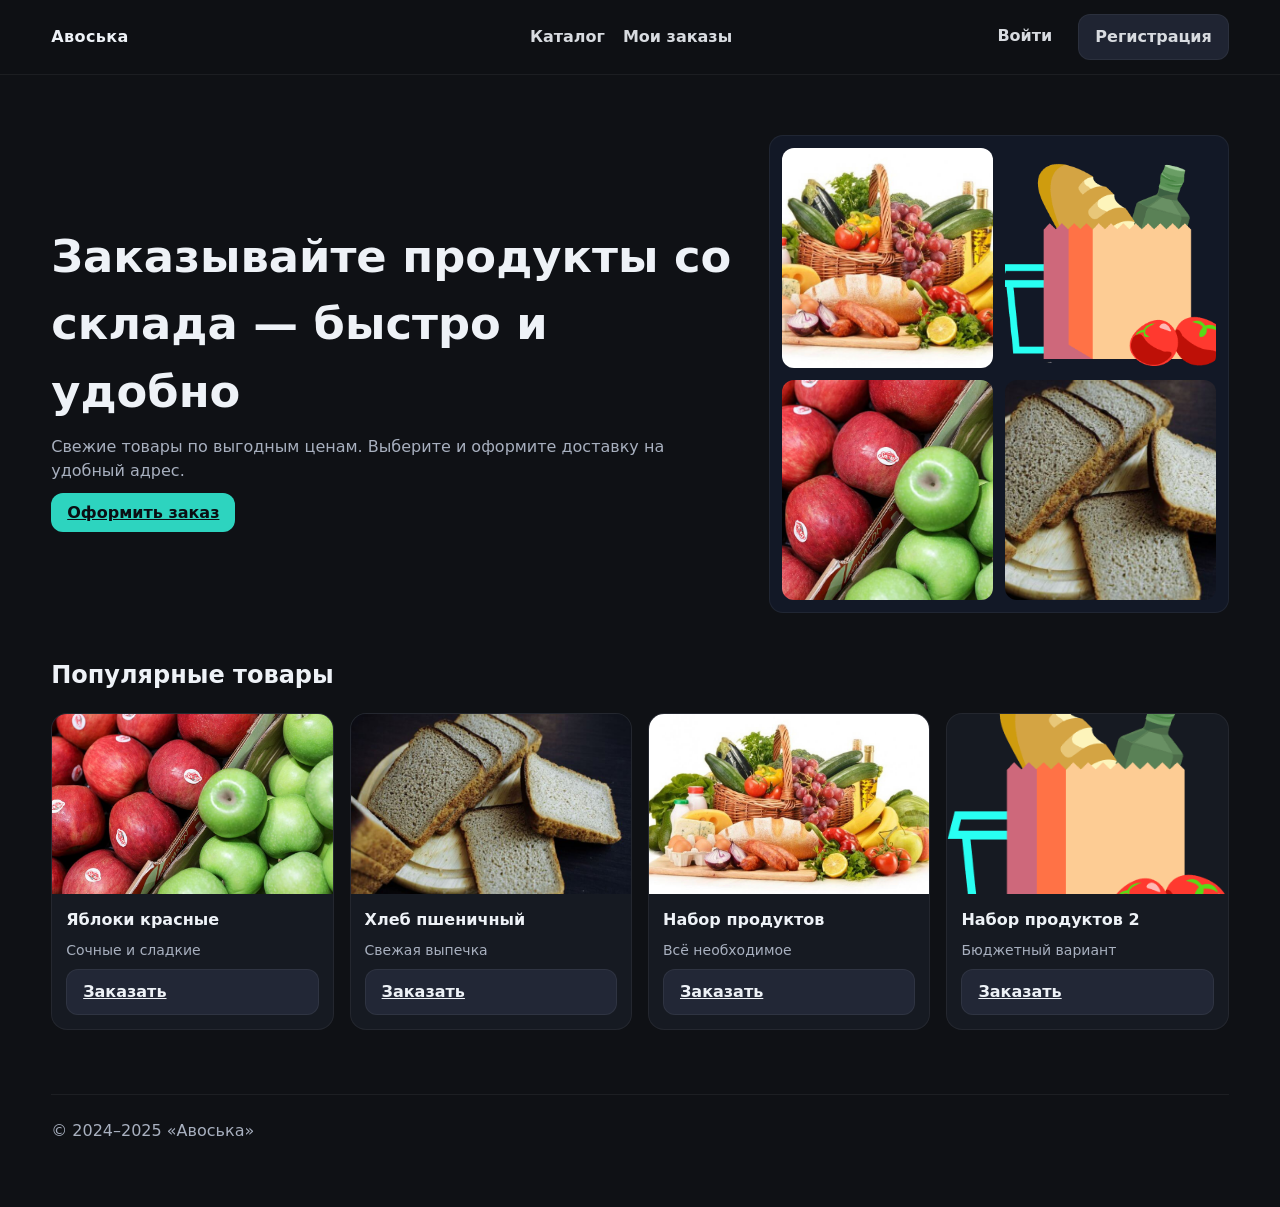
<file: Project1/index.html>
<!doctype html>
<html lang="ru">
  <head>
    <meta charset="utf-8" />
    <meta name="viewport" content="width=device-width, initial-scale=1" />
    <title>Авоська — Каталог</title>
    <link rel="stylesheet" href="./styles.css" />
  </head>
  <body>
    <header class="site-header">
      <div class="container nav">
        <div class="brand">
          <div>Авоська</div>
        </div>
        <ul>
          <li><a href="./index.html">Каталог</a></li>
          <li><a href="./orders.html">Мои заказы</a></li>
          <li><a href="./admin.html" data-auth-admin style="display:none">Админ</a></li>
        </ul>
        <div class="nav-actions">
          <a class="btn ghost" href="./login.html">Войти</a>
          <a class="btn secondary" href="./register.html">Регистрация</a>
        </div>
      </div>
    </header>

    <main class="container">
      <section class="hero">
        <div class="hero-copy">
          <h1>Заказывайте продукты со склада — быстро и удобно</h1>
          <p>Свежие товары по выгодным ценам. Выберите и оформите доставку на удобный адрес.</p>
          <div>
            <a class="btn" href="./order.html">Оформить заказ</a>
          </div>
        </div>
        <div class="hero-media">
          <div class="mosaic">
            <div class="card-img"><img src="./img/products.jpg" alt="Каталог товаров"/></div>
            <div class="card-img"><img src="./img/products2.png" alt="Популярные"/></div>
            <div class="card-img"><img src="./img/apple.jpg" alt="Яблоки"/></div>
            <div class="card-img"><img src="./img/bread.jpg" alt="Хлеб"/></div>
          </div>
        </div>
      </section>

      <section class="section">
        <h2>Популярные товары</h2>
        <div class="grid-products">
          <article class="product-card fade-in">
            <div class="media"><img src="./img/apple.jpg" alt="Яблоки"/></div>
            <div class="body">
              <div class="title">Яблоки красные</div>
              <div class="meta">Сочные и сладкие</div>
              <a class="btn secondary" href="./order.html">Заказать</a>
            </div>
          </article>
          <article class="product-card fade-in" style="animation-delay:.06s">
            <div class="media"><img src="./img/bread.jpg" alt="Хлеб"/></div>
            <div class="body">
              <div class="title">Хлеб пшеничный</div>
              <div class="meta">Свежая выпечка</div>
              <a class="btn secondary" href="./order.html">Заказать</a>
            </div>
          </article>
          <article class="product-card fade-in" style="animation-delay:.12s">
            <div class="media"><img src="./img/products.jpg" alt="Набор продуктов"/></div>
            <div class="body">
              <div class="title">Набор продуктов</div>
              <div class="meta">Всё необходимое</div>
              <a class="btn secondary" href="./order.html">Заказать</a>
            </div>
          </article>
          <article class="product-card fade-in" style="animation-delay:.18s">
            <div class="media"><img src="./img/products2.png" alt="Набор продуктов 2"/></div>
            <div class="body">
              <div class="title">Набор продуктов 2</div>
              <div class="meta">Бюджетный вариант</div>
              <a class="btn secondary" href="./order.html">Заказать</a>
            </div>
          </article>
        </div>
      </section>
    </main>

    <footer class="container">
      © 2024–2025 «Авоська»
    </footer>

    <script src="./script.js"></script>
  </body>
  </html>
</file>
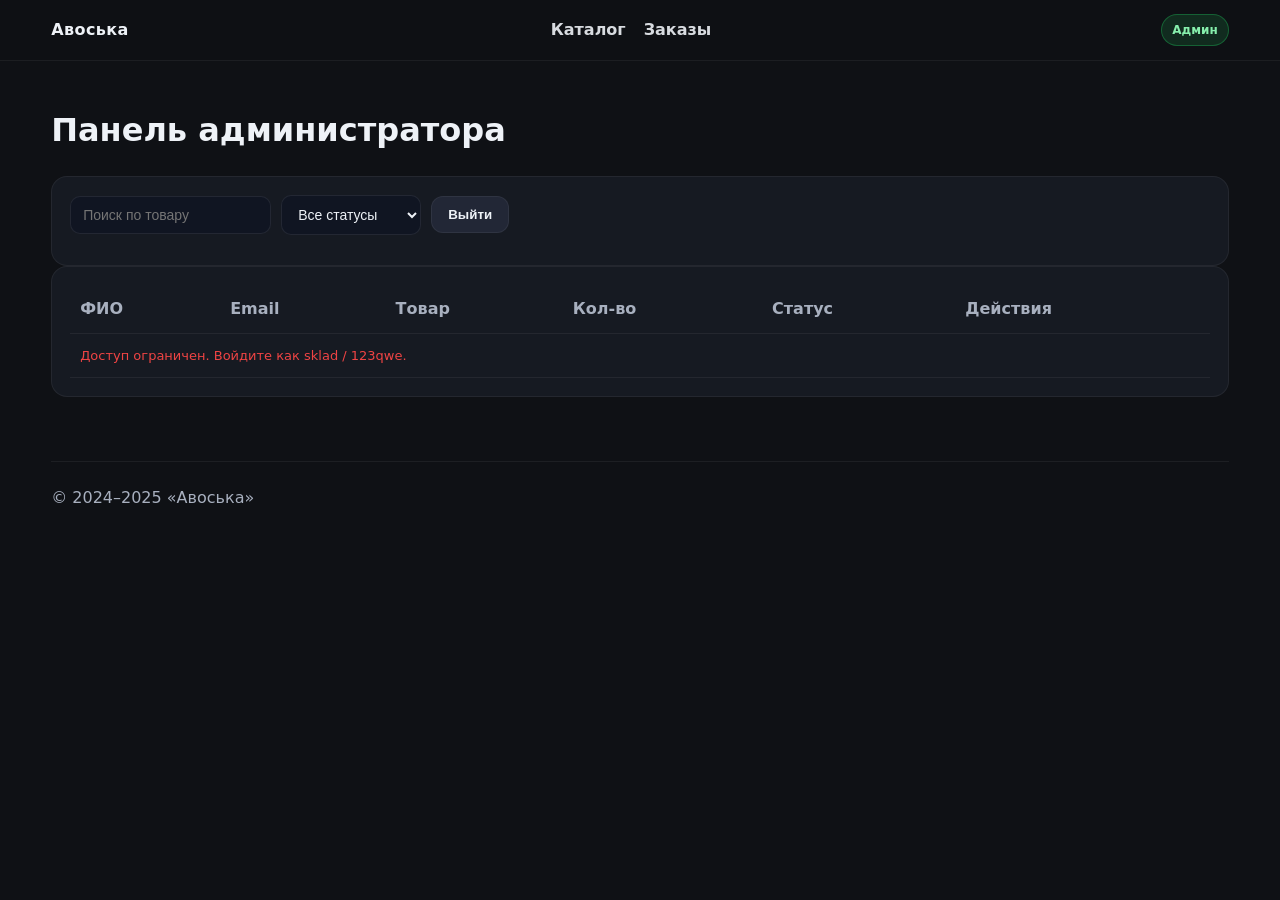
<file: Project1/admin.html>
<!doctype html>
<html lang="ru">
  <head>
    <meta charset="utf-8" />
    <meta name="viewport" content="width=device-width, initial-scale=1" />
    <title>Администратор — Авоська</title>
    <link rel="stylesheet" href="./styles.css" />
  </head>
  <body>
    <header class="site-header">
      <div class="container nav">
        <div class="brand"><div>Авоська</div></div>
        <ul>
          <li><a href="./index.html">Каталог</a></li>
          <li><a href="./orders.html">Заказы</a></li>
          <li><a href="./admin.html" data-auth-admin style="display:none">Админ</a></li>
        </ul>
        <div class="nav-actions">
          <span class="status-pill status-confirmed">Админ</span>
        </div>
      </div>
    </header>

    <main class="container">
      <h1>Панель администратора</h1>
      <div class="panel">
        <div class="toolbar">
          <input type="search" id="admin-search" placeholder="Поиск по товару" />
          <select id="admin-status">
            <option value="">Все статусы</option>
            <option value="новое">новое</option>
            <option value="подтверждено">подтверждено</option>
            <option value="отменено">отменено</option>
          </select>
          <button class="btn secondary" id="logout-btn" title="Выйти из аккаунта">Выйти</button>
        </div>
      </div>
      <div class="panel table-wrap">
        <table class="table" id="admin-orders">
          <thead>
            <tr>
              <th class="admin-compact-hide">ФИО</th>
              <th class="admin-compact-hide">Email</th>
              <th>Товар</th>
              <th>Кол-во</th>
              <th>Статус</th>
              <th>Действия</th>
            </tr>
          </thead>
          <tbody id="admin-orders-body"></tbody>
        </table>
      </div>
    </main>
    <footer class="container">© 2024–2025 «Авоська»</footer>
    <script src="./script.js"></script>
  </body>
  </html>
</file>
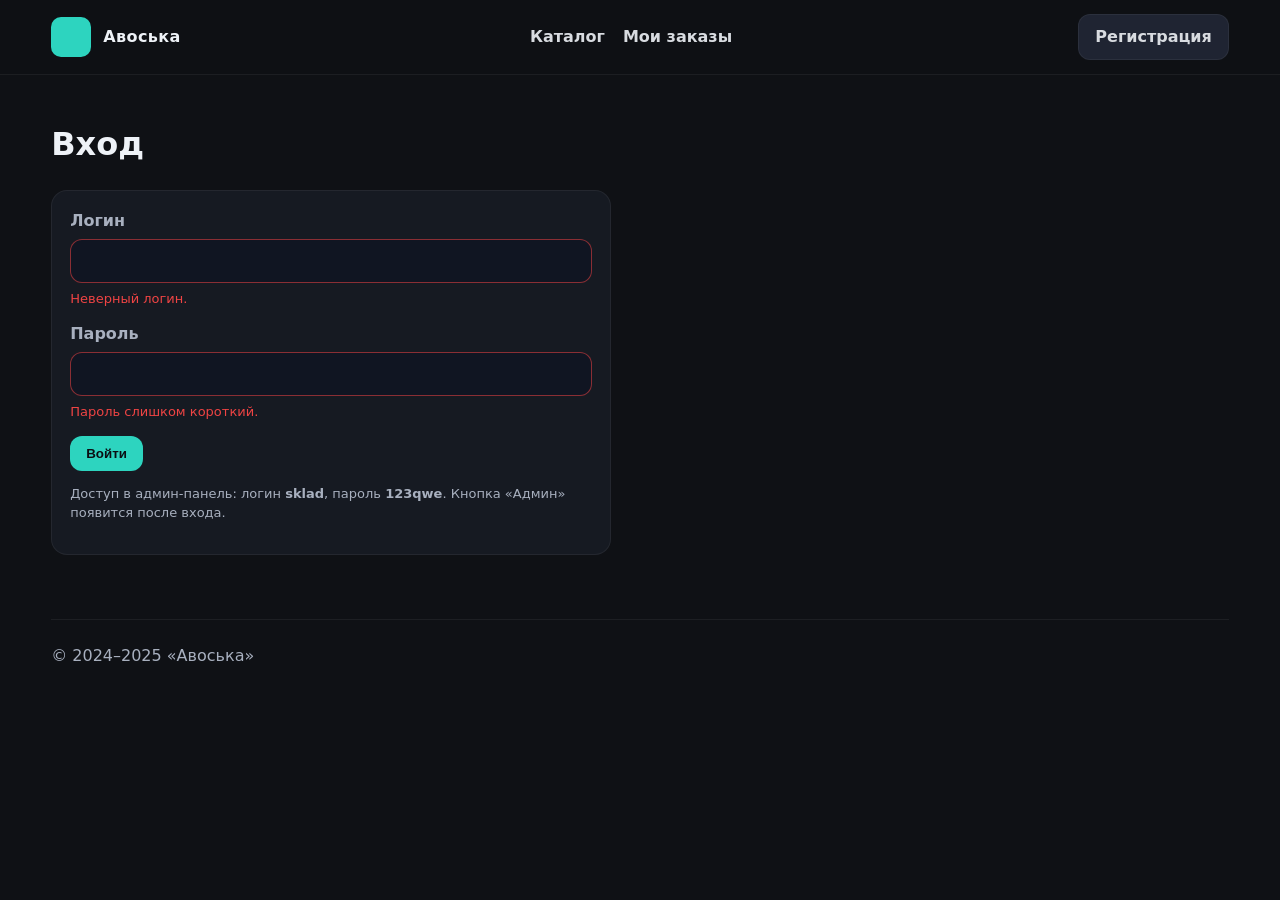
<file: Project1/login.html>
<!doctype html>
<html lang="ру">
  <head>
    <meta charset="utf-8" />
    <meta name="viewport" content="width=device-width, initial-scale=1" />
    <title>Вход — Авоська</title>
    <link rel="stylesheet" href="./styles.css" />
  </head>
  <body>
    <header class="site-header">
      <div class="container nav">
        <div class="brand"><div class="logo"></div><div>Авоська</div></div>
        <ul>
          <li><a href="./index.html">Каталог</a></li>
          <li><a href="./orders.html">Мои заказы</a></li>
          <li><a href="./admin.html" data-auth-admin style="display:none">Админ</a></li>
        </ul>
        <div class="nav-actions">
          <a class="btn secondary" href="./register.html">Регистрация</a>
        </div>
      </div>
    </header>

    <main class="container">
      <h1>Вход</h1>
      <div class="panel" style="max-width:560px">
        <form data-form="login" action="#" method="post" novalidate>
          <div class="field">
            <label>Логин</label>
            <input name="login" data-validate="login" required />
            <div class="hint">Введите ваш логин.</div>
            <div class="error" style="display:none">Неверный логин.</div>
          </div>
          <div class="field">
            <label>Пароль</label>
            <input type="password" name="password" data-validate="password" required />
            <div class="hint">Минимум 4 символа.</div>
            <div class="error" style="display:none">Пароль слишком короткий.</div>
          </div>
          <div style="display:flex; gap:10px; align-items:center;">
            <button class="btn" type="submit">Войти</button>
          </div>
          <p class="hint">Доступ в админ-панель: логин <b>sklad</b>, пароль <b>123qwe</b>. Кнопка «Админ» появится после входа.</p>
        </form>
      </div>
    </main>
    <footer class="container">© 2024–2025 «Авоська»</footer>
    <script src="./script.js"></script>
  </body>
  </html>
</file>
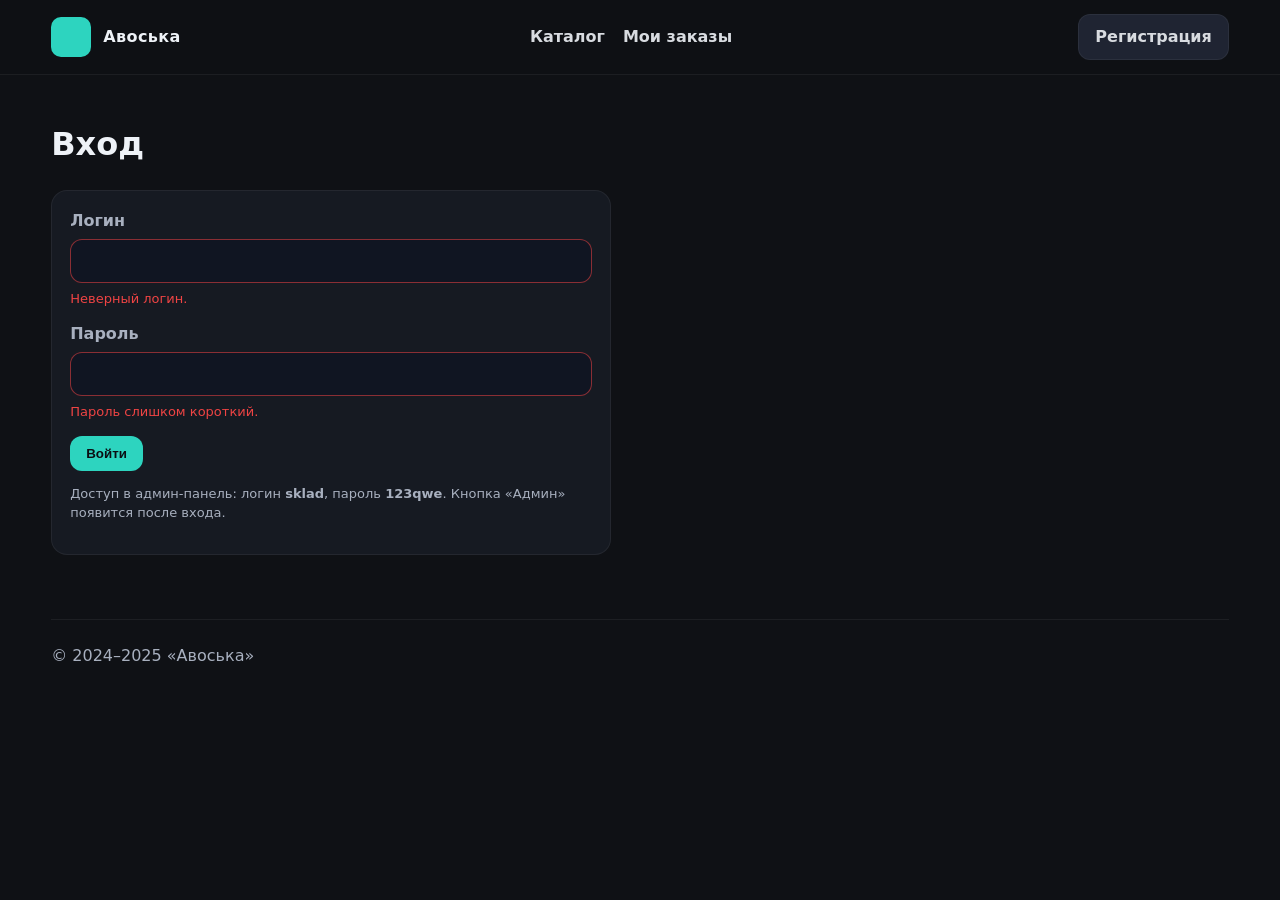
<file: Project1/mobile-prototype.html>
<!doctype html>
<html lang="ru">
  <head>
    <meta charset="utf-8" />
    <meta name="viewport" content="width=device-width, initial-scale=1, viewport-fit=cover" />
    <title>Мобильный прототип — Авоська</title>
    <link rel="stylesheet" href="./styles.css" />
    <style>
      body { max-width: 480px; margin: 0 auto; height: 100vh; }
      #mobile-prototype { height: 100vh; display: grid; grid-template-rows: auto 1fr auto; }
    </style>
  </head>
  <body id="mobile-prototype">
    <header class="site-header">
      <div class="container" style="width:100%; padding:10px 12px">
        <div class="brand"><div>Авоська</div></div>
      </div>
    </header>

    <main class="screens">
      <section id="screen-catalog" class="screen">
        <div class="mobile-header">
          <h3 style="margin:0">Каталог</h3>
        </div>
        <div style="padding:12px">
          <div class="product-card" style="margin-bottom:12px">
            <div class="media"><img src="./img/apple.jpg" alt="Яблоки"/></div>
            <div class="body">
              <div class="title">Яблоки красные</div>
              <button class="btn secondary" data-goto="screen-order">Заказать</button>
            </div>
          </div>
          <div class="product-card" style="margin-bottom:12px">
            <div class="media"><img src="./img/bread.jpg" alt="Хлеб"/></div>
            <div class="body">
              <div class="title">Хлеб пшеничный</div>
              <button class="btn secondary" data-goto="screen-order">Заказать</button>
            </div>
          </div>
        </div>
      </section>

      <section id="screen-order" class="screen">
        <div class="mobile-header">
          <button class="back" data-goto="screen-catalog">← Назад</button>
          <h3 style="margin:0">Оформление заказа</h3>
        </div>
        <div style="padding:12px">
          <form data-form="order" action="#" novalidate>
            <div class="field">
              <label>Товар</label>
              <select required>
                <option>Яблоки красные</option>
                <option>Хлеб пшеничный</option>
              </select>
            </div>
            <div class="field">
              <label>Количество</label>
              <input type="number" min="1" step="1" data-validate="qty" placeholder="1" required />
              <div class="hint">Только целые числа больше 0.</div>
              <div class="error" style="display:none">Укажите корректное количество.</div>
            </div>
            <div class="field">
              <label>Адрес</label>
              <textarea rows="3" placeholder="Город, улица, дом" required></textarea>
            </div>
            <button type="button" class="btn" data-goto="screen-success">Отправить</button>
          </form>
        </div>
      </section>

      <section id="screen-success" class="screen">
        <div class="mobile-header">
          <h3 style="margin:0">Заказ отправлен</h3>
        </div>
        <div style="padding:12px; text-align:center">
          <p>Спасибо! Ваш заказ создан.</p>
          <button class="btn" data-goto="screen-catalog">На главную</button>
        </div>
      </section>
    </main>

    <footer class="container" style="width:100%; padding:10px 12px">© 2024–2025</footer>
    <script src="./script.js"></script>
  </body>
  </html>
</file>
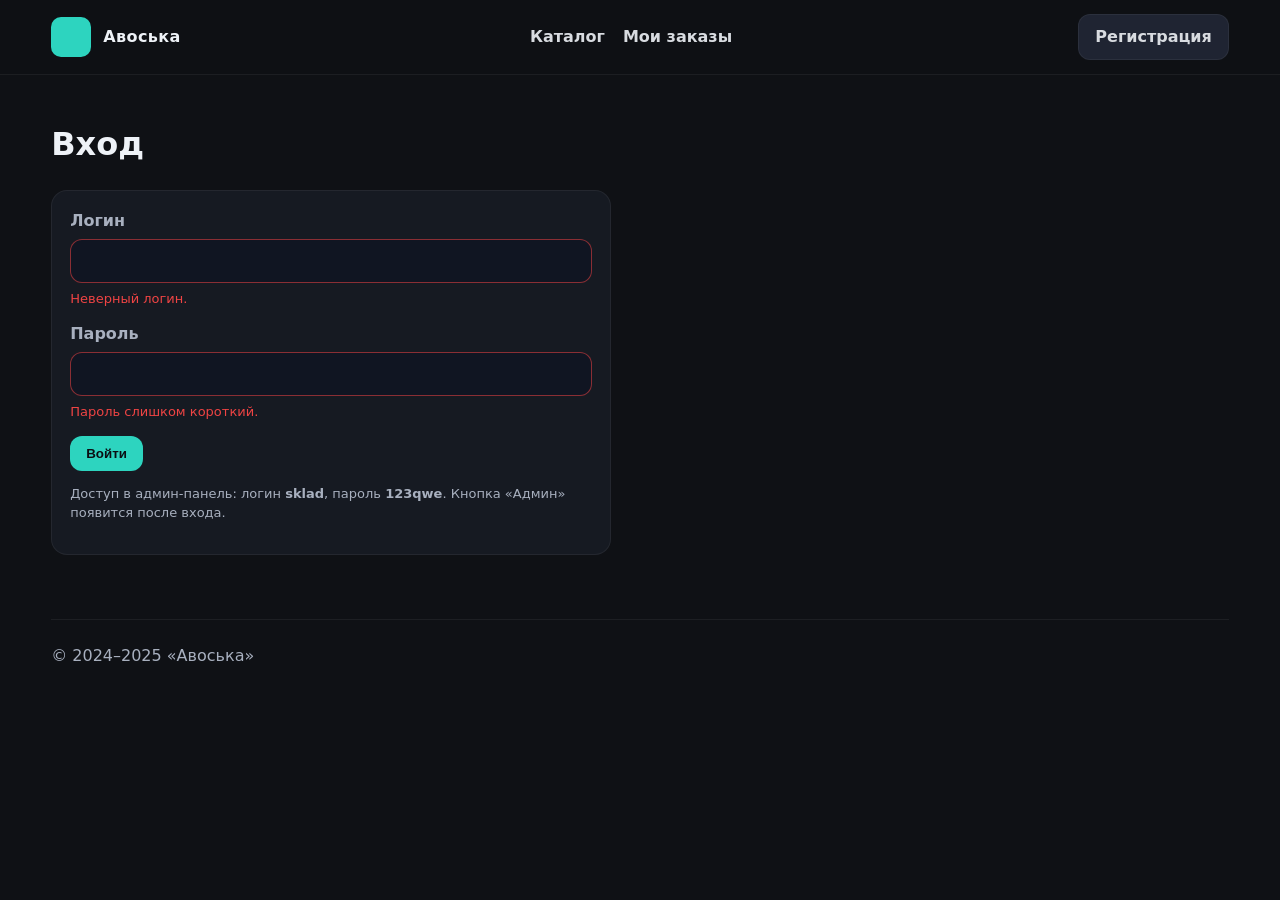
<file: Project1/order.html>
<!doctype html>
<html lang="ru">
  <head>
    <meta charset="utf-8" />
    <meta name="viewport" content="width=device-width, initial-scale=1" />
    <title>Новый заказ — Авоська</title>
    <link rel="stylesheet" href="./styles.css" />
  </head>
  <body>
    <header class="site-header">
      <div class="container nav">
        <div class="brand"><div>Авоська</div></div>
        <ul>
          <li><a href="./index.html">Каталог</a></li>
          <li><a href="./orders.html">Мои заказы</a></li>
          <li><a href="./admin.html" data-auth-admin style="display:none">Админ</a></li>
        </ul>
        <div class="nav-actions">
          <a class="btn ghost" href="./login.html">Войти</a>
        </div>
      </div>
    </header>

    <main class="container">
      <h1>Оформление заказа</h1>
      <div class="panel" style="max-width:800px">
        <form data-form="order" action="#" method="post" novalidate>
          <div class="field">
            <label>Товар</label>
            <select name="product" required>
              <option value="">Выберите товар</option>
              <option>Яблоки красные</option>
              <option>Хлеб пшеничный</option>
              <option>Набор продуктов</option>
              <option>Набор продуктов 2</option>
            </select>
            <div class="hint">Выберите позицию из каталога.</div>
            <div class="error" style="display:none">Укажите товар.</div>
          </div>

          <div class="field">
            <label>Количество</label>
            <input type="number" name="qty" min="1" step="1" data-validate="qty" placeholder="1" required />
            <div class="hint">Только целые числа больше 0.</div>
            <div class="error" style="display:none">Укажите корректное количество.</div>
          </div>

          <div class="field">
            <label>Адрес доставки</label>
            <textarea name="address" rows="3" placeholder="Город, улица, дом, квартира" required></textarea>
            <div class="hint">Укажите полный адрес для курьера.</div>
            <div class="error" style="display:none">Адрес обязателен.</div>
          </div>

          <div style="display:flex; gap:10px">
            <button class="btn" type="submit">Отправить заказ</button>
            <a class="btn secondary" href="./orders.html">Мои заказы</a>
          </div>
        </form>
      </div>
    </main>
    <footer class="container">© 2024–2025 «Авоська»</footer>
    <script src="./script.js"></script>
  </body>
  </html>
</file>
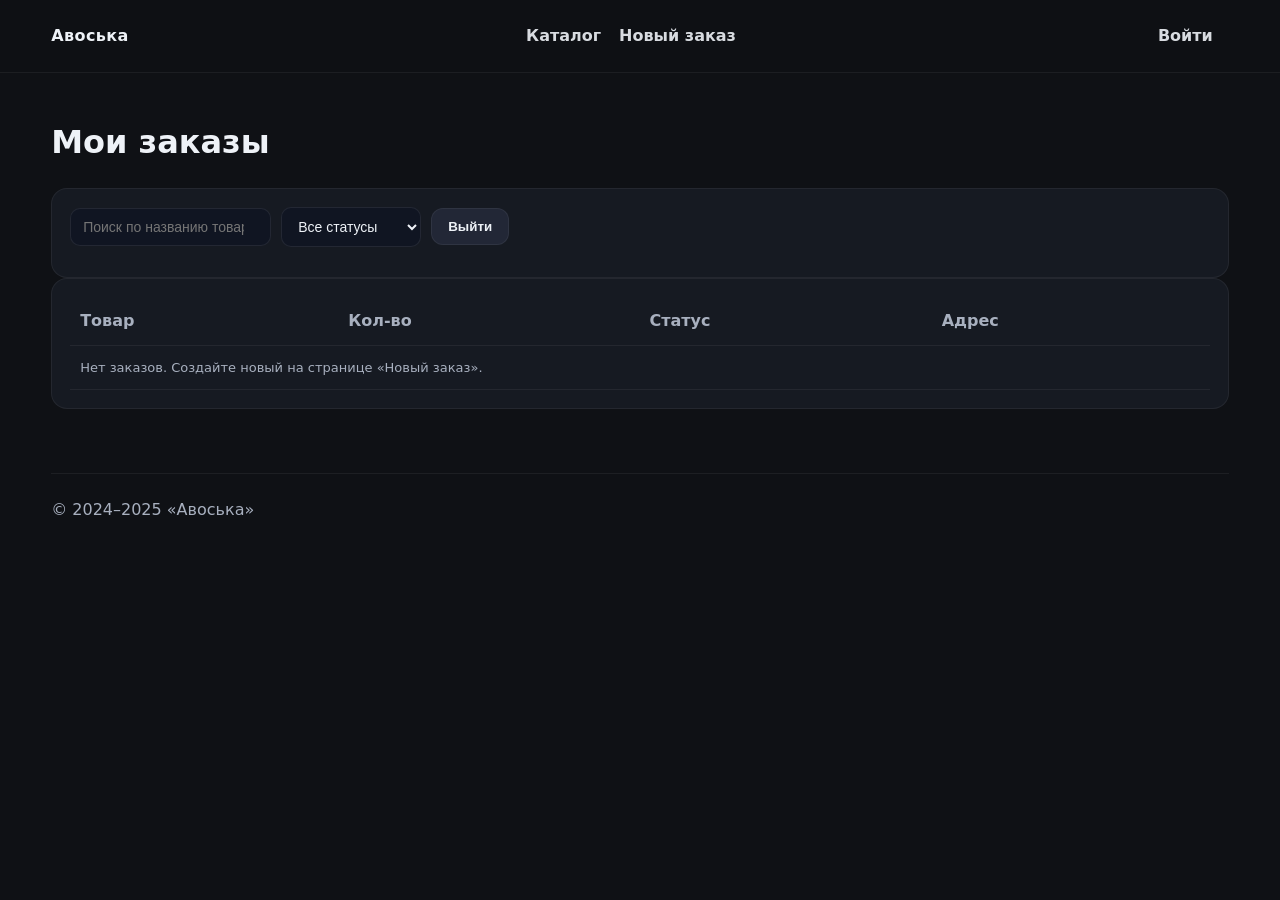
<file: Project1/orders.html>
<!doctype html>
<html lang="ru">
  <head>
    <meta charset="utf-8" />
    <meta name="viewport" content="width=device-width, initial-scale=1" />
    <title>Мои заказы — Авоська</title>
    <link rel="stylesheet" href="./styles.css" />
  </head>
  <body>
    <header class="site-header">
      <div class="container nav">
        <div class="brand"><div>Авоська</div></div>
        <ul>
          <li><a href="./index.html">Каталог</a></li>
          <li><a href="./order.html">Новый заказ</a></li>
          <li><a href="./admin.html" data-auth-admin style="display:none">Админ</a></li>
        </ul>
        <div class="nav-actions">
          <a class="btn ghost" href="./login.html">Войти</a>
        </div>
      </div>
    </header>

    <main class="container">
      <h1>Мои заказы</h1>
      <div class="panel">
        <div class="toolbar">
          <input type="search" id="orders-search" placeholder="Поиск по названию товара" />
          <select id="orders-status">
            <option value="">Все статусы</option>
            <option value="новое">новое</option>
            <option value="подтверждено">подтверждено</option>
            <option value="отменено">отменено</option>
          </select>
          <button class="btn secondary" id="logout-btn" title="Выйти из аккаунта">Выйти</button>
        </div>
      </div>
      <div class="panel table-wrap">
        <table class="table" id="orders-table">
          <thead>
            <tr>
              <th>Товар</th>
              <th>Кол-во</th>
              <th>Статус</th>
              <th>Адрес</th>
            </tr>
          </thead>
          <tbody id="orders-body"></tbody>
        </table>
      </div>
    </main>
    <footer class="container">© 2024–2025 «Авоська»</footer>
    <script src="./script.js"></script>
  </body>
  </html>
</file>
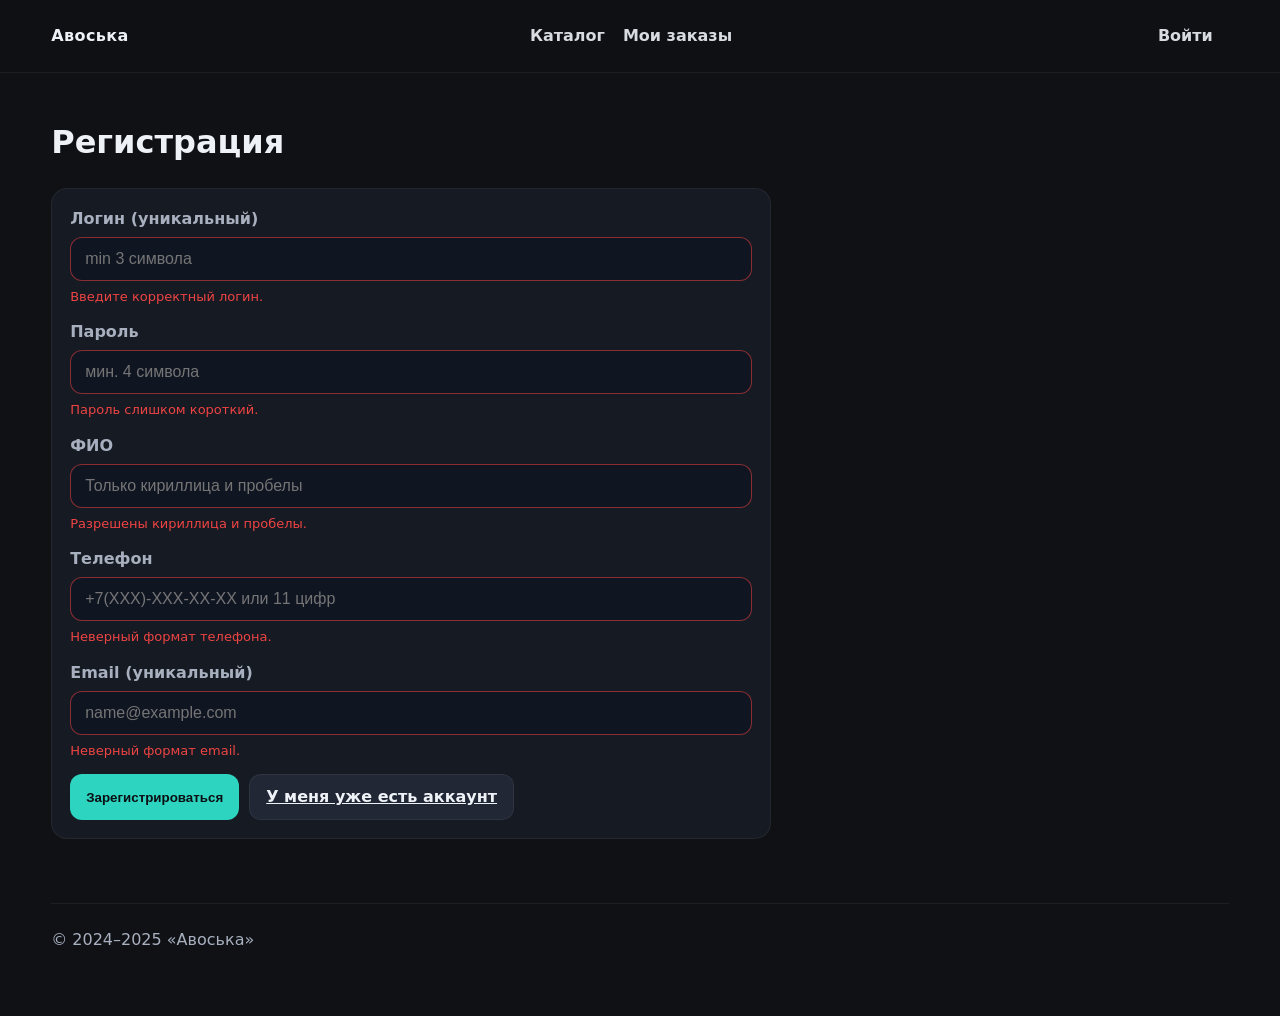
<file: Project1/register.html>
<!doctype html>
<html lang="ru">
  <head>
    <meta charset="utf-8" />
    <meta name="viewport" content="width=device-width, initial-scale=1" />
    <title>Регистрация — Авоська</title>
    <link rel="stylesheet" href="./styles.css" />
  </head>
  <body>
    <header class="site-header">
      <div class="container nav">
        <div class="brand"><div>Авоська</div></div>
        <ul>
          <li><a href="./index.html">Каталог</a></li>
          <li><a href="./orders.html">Мои заказы</a></li>
          <li><a href="./admin.html" data-auth-admin style="display:none">Админ</a></li>
        </ul>
        <div class="nav-actions">
          <a class="btn ghost" href="./login.html">Войти</a>
        </div>
      </div>
    </header>

    <main class="container">
      <h1>Регистрация</h1>
      <div class="panel" style="max-width:720px">
        <form data-form="register" action="#" method="post" novalidate>
          <div class="field">
            <label>Логин (уникальный)</label>
            <input name="login" data-validate="login" placeholder="min 3 символа" required />
            <div class="hint">Используйте латиницу/цифры, минимум 3 символа.</div>
            <div class="error" style="display:none">Введите корректный логин.</div>
          </div>
          <div class="field">
            <label>Пароль</label>
            <input type="password" name="password" data-validate="password" placeholder="мин. 4 символа" required />
            <div class="hint">Минимум 4 символа.</div>
            <div class="error" style="display:none">Пароль слишком короткий.</div>
          </div>
          <div class="field">
            <label>ФИО</label>
            <input name="fio" data-validate="fio" placeholder="Только кириллица и пробелы" required />
            <div class="hint">Пример: Иванов Иван Иванович</div>
            <div class="error" style="display:none">Разрешены кириллица и пробелы.</div>
          </div>
          <div class="field">
            <label>Телефон</label>
            <input name="phone" data-validate="phone" placeholder="+7(XXX)-XXX-XX-XX или 11 цифр" required />
            <div class="hint">Можно ввести 11 цифр без символов: 79991234567</div>
            <div class="error" style="display:none">Неверный формат телефона.</div>
          </div>
          <div class="field">
            <label>Email (уникальный)</label>
            <input type="email" name="email" data-validate="email" placeholder="name@example.com" required />
            <div class="hint">Укажите действующий адрес эл. почты.</div>
            <div class="error" style="display:none">Неверный формат email.</div>
          </div>
          <div style="display:flex; gap:10px">
            <button class="btn" type="submit">Зарегистрироваться</button>
            <a class="btn secondary" href="./login.html">У меня уже есть аккаунт</a>
          </div>
        </form>
      </div>
    </main>
    <footer class="container">© 2024–2025 «Авоська»</footer>
    <script src="./script.js"></script>
  </body>
  </html>
</file>
<file: Project1/styles.css>
/*
  Shared responsive styles and animations for "Авоська" demo.
  Targets: Desktop 1920x1024, iPad Pro 11, iPhone 14 Plus.
*/

:root {
  --bg: #0f1115;
  --panel: #161a22;
  --panel-2: #1b2130;
  --text: #eef2f7;
  --muted: #a8b0bf;
  --brand: #2dd4bf; /* teal */
  --brand-2: #60a5fa; /* blue */
  --danger: #ef4444;
  --warning: #f59e0b;
  --success: #22c55e;
  --radius: 14px;
  --shadow: 0 10px 30px rgba(0,0,0,.35);
}

* { box-sizing: border-box; }
html, body { height: 100%; }
body {
  margin: 0;
  background: #0f1115; /* solid, no gradient */
  color: var(--text);
  font-family: ui-sans-serif, system-ui, -apple-system, Segoe UI, Roboto, Arial, "Inter", "SF Pro", sans-serif;
  line-height: 1.5;
}

.container {
  width: min(1200px, 92vw);
  margin: 0 auto;
  padding: 24px 0 64px;
}

header.site-header {
  position: sticky;
  top: 0;
  z-index: 50;
  backdrop-filter: saturate(160%) blur(10px);
  background: rgba(15,17,21,.9); /* solid */
  border-bottom: 1px solid rgba(255,255,255,.06);
}

.nav {
  display: grid;
  grid-template-columns: 1fr auto 1fr;
  align-items: center;
  gap: 16px;
  padding: 14px 0;
}

.brand {
  display: flex;
  align-items: center;
  gap: 12px;
  font-weight: 700;
  letter-spacing: .4px;
}

.brand .logo {
  width: 40px; height: 40px;
  border-radius: 10px;
  background: var(--brand); /* solid */
}

.nav ul {
  list-style: none; margin: 0; padding: 0;
  display: flex; gap: 18px; justify-content: center;
}

.nav a {
  color: var(--text); text-decoration: none; font-weight: 600;
  opacity: .9;
}
.nav a:hover { opacity: 1; }

.nav-actions {
  display: flex; justify-content: flex-end; gap: 10px;
}

.btn {
  appearance: none; border: 0; cursor: pointer; font-weight: 700;
  padding: 10px 16px; border-radius: 12px; color: #0b0e13;
  background: var(--brand); /* solid */
}
.btn.secondary {
  color: var(--text);
  background: #222736;
  border: 1px solid rgba(255,255,255,.06);
}
.btn.ghost {
  background: transparent; color: var(--text);
}
.btn:disabled { opacity: .5; cursor: not-allowed; }

.hero {
  display: grid;
  grid-template-columns: 1.2fr .8fr;
  gap: 28px;
  align-items: center;
  padding: 36px 0 8px;
}

.hero-copy h1 { font-size: clamp(28px, 3.5vw, 52px); margin: 0 0 10px; }
.hero-copy p { color: var(--muted); margin: 0 0 18px; }

.hero-media {
  border-radius: var(--radius);
  background: #121826; /* solid */
  border: 1px solid rgba(255,255,255,.06);
  padding: 12px;
}

.hero-media .mosaic {
  display: grid; grid-template-columns: 1fr 1fr; gap: 12px;
}
.card-img {
  overflow: hidden; border-radius: 12px; position: relative;
}
.card-img img { width: 100%; height: 220px; object-fit: cover; display: block; }

.section {
  margin-top: 36px;
}

.grid-products {
  display: grid;
  grid-template-columns: repeat(4, 1fr);
  gap: 16px;
}

.product-card {
  background: var(--panel); /* solid */
  border: 1px solid rgba(255,255,255,.06);
  border-radius: 16px;
  overflow: hidden;
}
.product-card .media { height: 180px; overflow: hidden; }
.product-card .media img { width: 100%; height: 100%; object-fit: cover; display: block; }
.product-card .body { padding: 14px; display: grid; gap: 8px; }
.product-card .title { font-weight: 700; }
.product-card .meta { color: var(--muted); font-size: 14px; }

.panel {
  background: var(--panel); /* solid */
  border: 1px solid rgba(255,255,255,.06);
  border-radius: 16px; padding: 18px;
}

form .field { display: grid; gap: 6px; margin-bottom: 14px; }
label { color: var(--muted); font-weight: 600; }
input, select, textarea {
  background: #101522;
  border: 1px solid rgba(255,255,255,.08);
  color: var(--text);
  border-radius: 12px; padding: 12px 14px; font-size: 16px;
}
input:focus, select:focus, textarea:focus { outline: 2px solid rgba(96,165,250,.35); outline-offset: 2px; }
.hint { color: var(--muted); font-size: 13px; }
.error { color: var(--danger); font-size: 13px; }
.status-pill { padding: 6px 10px; border-radius: 999px; font-weight: 700; font-size: 12px; }
.status-new { background: rgba(96,165,250,.15); color: #93c5fd; border: 1px solid rgba(96,165,250,.35); }
.status-confirmed { background: rgba(34,197,94,.15); color: #86efac; border: 1px solid rgba(34,197,94,.35); }
.status-canceled { background: rgba(239,68,68,.15); color: #fca5a5; border: 1px solid rgba(239,68,68,.35); }

.table { width: 100%; border-collapse: collapse; }
.table th, .table td { text-align: left; padding: 12px 10px; border-bottom: 1px solid rgba(255,255,255,.06); }
.table th { color: var(--muted); font-weight: 700; }
/* Sticky header for better usability on mobile */
.table thead th { position: sticky; top: 0; background: var(--panel); z-index: 1; }

/* Admin table responsiveness */
.table-wrap { width: 100%; overflow-x: auto; }
.admin-compact-hide { display: table-cell; }
@media (max-width: 460px) {
  .admin-compact-hide { display: none; }
}

/* Filters toolbar */
.toolbar {
  display: flex; flex-wrap: wrap; gap: 10px; align-items: center; margin-bottom: 12px;
}
.toolbar input[type="search"], .toolbar select {
  background: #101522;
  border: 1px solid rgba(255,255,255,.08);
  color: var(--text);
  border-radius: 10px; padding: 10px 12px; font-size: 14px;
}

footer {
  margin-top: 48px;
  color: var(--muted);
  border-top: 1px solid rgba(255,255,255,.06);
  padding: 18px 0 36px;
}

/* Mobile Prototype screens */
.screens { position: relative; overflow: hidden; height: 100%; }
.screen {
  position: absolute; inset: 0; opacity: 0; transform: translateX(40px) scale(.98);
  transition: opacity .35s ease, transform .45s cubic-bezier(.22,.75,.25,1);
}
.screen.active { opacity: 1; transform: translateX(0) scale(1); }
.screen.exit-left { transform: translateX(-30px) scale(.98); opacity: 0; }

.mobile-header { display: flex; align-items: center; gap: 10px; padding: 12px; }
.back { background: transparent; color: var(--text); border: 0; font-weight: 700; }

/* Responsive breakpoints */
@media (max-width: 1180px) {
  .grid-products { grid-template-columns: repeat(3, 1fr); }
  .hero { grid-template-columns: 1fr; }
}

/* iPad Pro 11 portrait (approx 834px width) */
@media (max-width: 900px) {
  .container { width: min(780px, 94vw); }
  .grid-products { grid-template-columns: repeat(2, 1fr); }
  .nav { grid-template-columns: 1fr auto; }
  .nav ul { display: flex; flex-wrap: wrap; gap: 10px; } /* keep visible on small screens */
}

/* iPhone 14 Plus (approx 428px) */
@media (max-width: 460px) {
  .container { width: 92vw; padding: 16px 0 36px; }
  .grid-products { grid-template-columns: 1fr; }
  .product-card .media { height: 160px; }
  .hero-copy h1 { font-size: 28px; }
}

/* Desktop comfort for 1920x1024: widen grids */
@media (min-width: 1600px) {
  .container { width: 1280px; }
  .grid-products { grid-template-columns: repeat(4, 1fr); }
}

.fade-in { animation: fadeIn .6s both; }
@keyframes fadeIn {
  from { opacity: 0; transform: translateY(10px); }
  to { opacity: 1; transform: translateY(0); }
}
</file>
